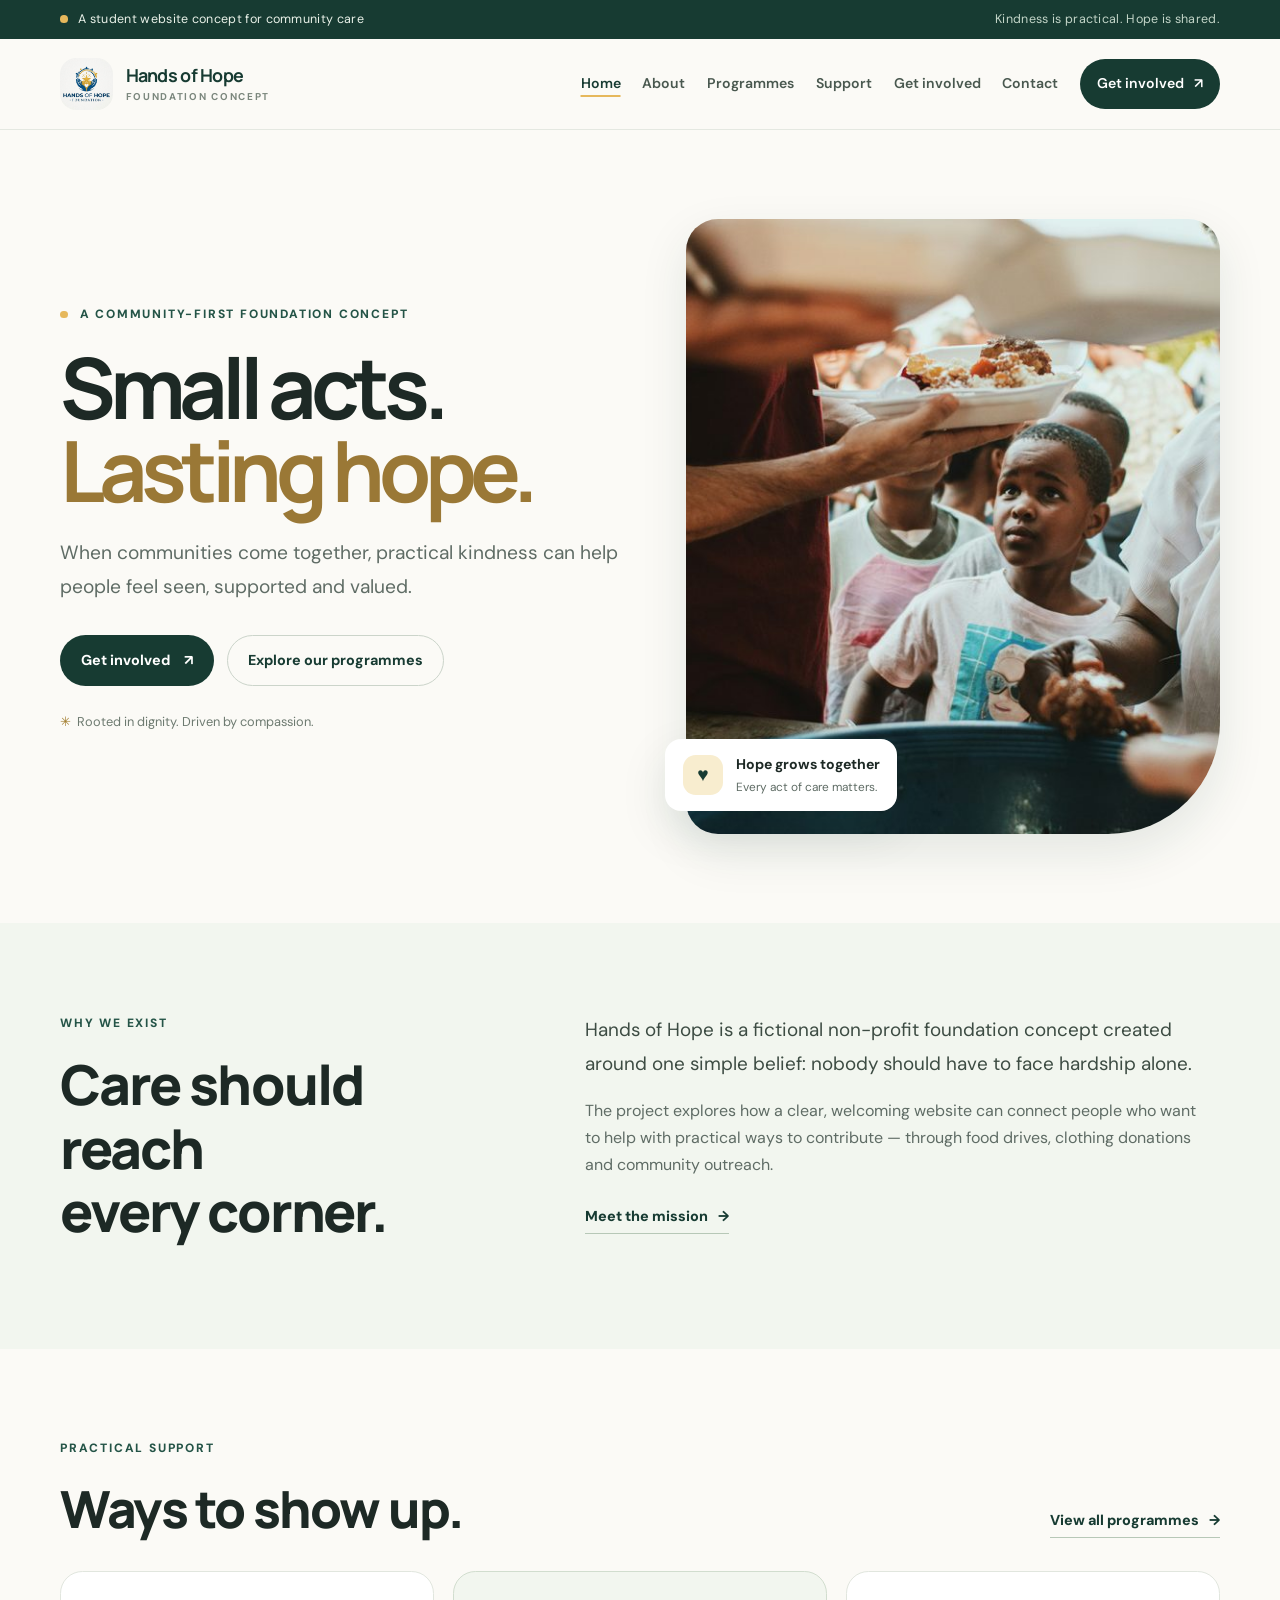
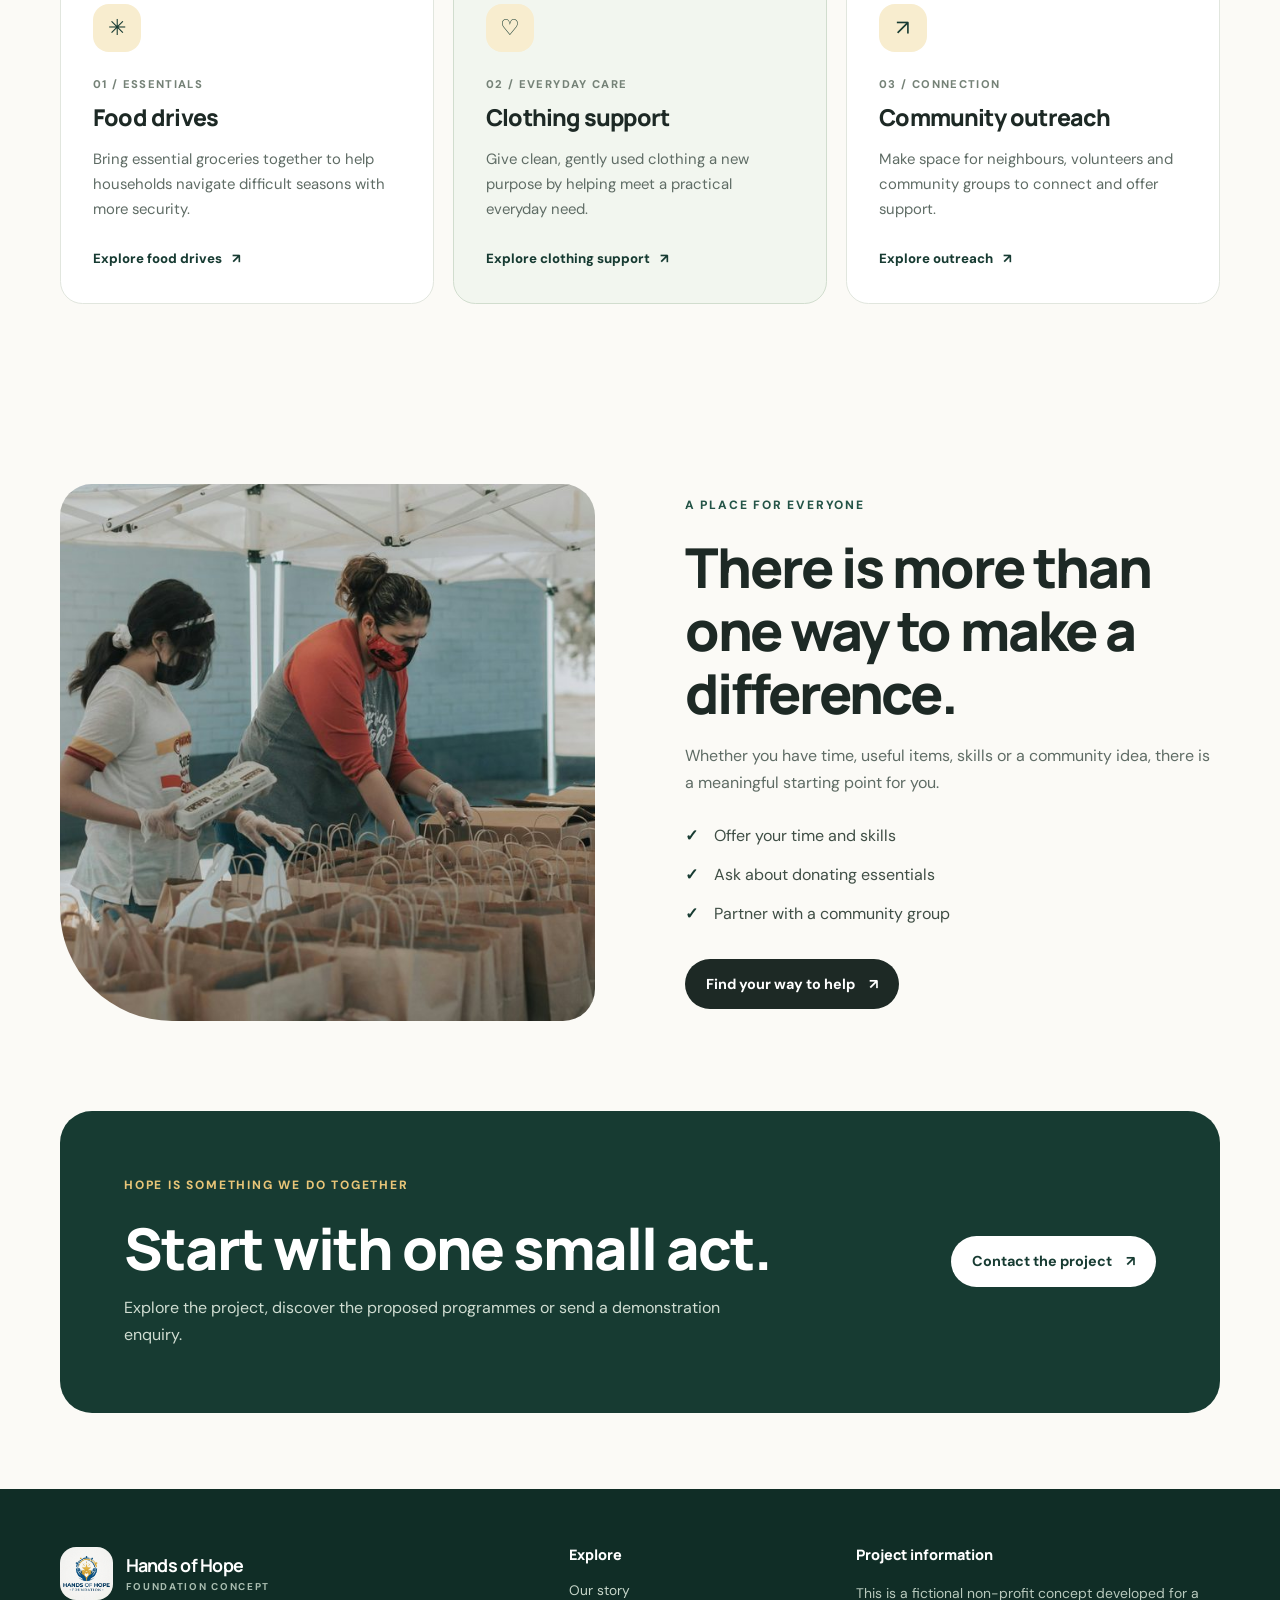
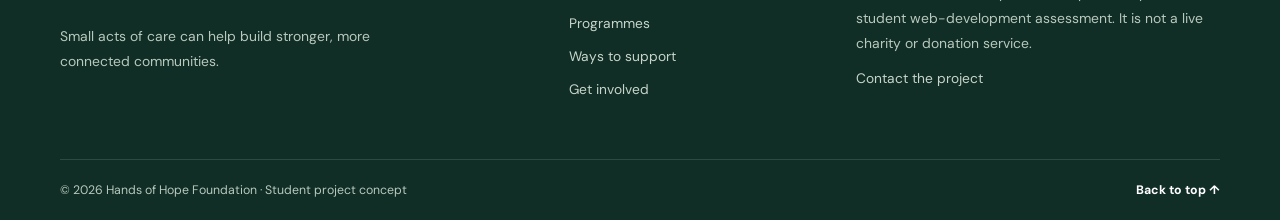
<file: index.html>
<!doctype html>
<html lang="en">
<head>
  <meta charset="utf-8">
  <meta name="viewport" content="width=device-width, initial-scale=1">
  <meta name="theme-color" content="#173b32">
  <meta name="description" content="Discover the Hands of Hope Foundation concept: community food drives, clothing support and outreach built around dignity, kindness and practical help.">
  <meta name="keywords" content="Hands of Hope Foundation, community support, food drives, clothing donations, community outreach, volunteering">
  <meta name="robots" content="index,follow,max-image-preview:large">
  <meta property="og:type" content="website">
  <meta property="og:site_name" content="Hands of Hope Foundation">
  <meta property="og:title" content="Hands of Hope Foundation | Small Acts, Lasting Hope">
  <meta property="og:description" content="Discover the Hands of Hope Foundation concept: community food drives, clothing support and outreach built around dignity, kindness and practical help.">
  <meta property="og:image" content="_images/page/home-community-960.jpg">
  <title>Hands of Hope Foundation | Small Acts, Lasting Hope</title>
  <link rel="icon" href="_images/page/hands-of-hope-logo.jpeg" type="image/jpeg">
  <link rel="stylesheet" href="css_assets/style.css">
  <script src="js_assets/main.js" defer></script>
</head>
<body class="page-home">
<a class="skip-link" href="#main-content">Skip to content</a>
<div class="announcement"><div class="container announcement-inner"><span><span class="status-dot" aria-hidden="true"></span> A student website concept for community care</span><span class="announcement-right">Kindness is practical. Hope is shared.</span></div></div>
<header class="site-header"><div class="container header-inner"><a class="brand" href="index.html" aria-label="Hands of Hope Foundation home"><img src="_images/page/hands-of-hope-logo.jpeg" width="64" height="64" alt=""><span class="brand-text"><strong>Hands of Hope</strong><small>FOUNDATION CONCEPT</small></span></a><button class="nav-toggle" type="button" aria-expanded="false" aria-controls="primary-navigation"><span class="nav-toggle-lines" aria-hidden="true"></span><span class="nav-toggle-label">Menu</span></button><nav class="primary-navigation" id="primary-navigation" aria-label="Main navigation"><a href="index.html" aria-current="page">Home</a>
<a href="about.html">About</a>
<a href="programmes.html">Programmes</a>
<a href="donate.html">Support</a>
<a href="enquiry.html">Get involved</a>
<a href="contact.html">Contact</a><a class="nav-cta" href="enquiry.html">Get involved <span aria-hidden="true">↗</span></a></nav></div></header>
<main id="main-content" tabindex="-1">
<section class="hero hero-home" aria-labelledby="hero-title">
  <div class="hero-copy"><p class="eyebrow"><span class="eyebrow-dot"></span> A community-first foundation concept</p><h1 id="hero-title">Small acts.<br><span>Lasting hope.</span></h1><p class="hero-lede">When communities come together, practical kindness can help people feel seen, supported and valued.</p><div class="hero-actions"><a class="button button-primary" href="enquiry.html">Get involved <span aria-hidden="true">↗</span></a><a class="button button-ghost" href="programmes.html">Explore our programmes</a></div><p class="hero-note"><span aria-hidden="true">✳</span> Rooted in dignity. Driven by compassion.</p></div>
  <div class="hero-visual"><img src="_images/page/home-community-1920.jpg" srcset="_images/page/home-community-480.jpg 480w, _images/page/home-community-960.jpg 960w, _images/page/home-community-1920.jpg 1920w" sizes="(max-width: 760px) 100vw, 48vw" width="1920" height="1280" fetchpriority="high" alt="Community members gathered together during a local support activity"><div class="image-note"><span class="image-note-icon" aria-hidden="true">♥</span><span><strong>Hope grows together</strong><small>Every act of care matters.</small></span></div></div>
</section>
<section class="intro-grid section-space" aria-labelledby="intro-title"><div><p class="eyebrow">Why we exist</p><h2 id="intro-title">Care should reach<br>every corner.</h2></div><div class="intro-copy"><p class="lead">Hands of Hope is a fictional non-profit foundation concept created around one simple belief: nobody should have to face hardship alone.</p><p>The project explores how a clear, welcoming website can connect people who want to help with practical ways to contribute — through food drives, clothing donations and community outreach.</p><a class="text-link" href="about.html">Meet the mission <span aria-hidden="true">→</span></a></div></section>
<section class="programme-preview section-space" aria-labelledby="preview-title"><div class="section-heading"><div><p class="eyebrow">Practical support</p><h2 id="preview-title">Ways to show up.</h2></div><a class="text-link" href="programmes.html">View all programmes <span aria-hidden="true">→</span></a></div><div class="card-grid three-cards"><article class="programme-card"><div class="card-icon" aria-hidden="true">✳</div><p class="card-kicker">01 / Essentials</p><h3>Food drives</h3><p>Bring essential groceries together to help households navigate difficult seasons with more security.</p><a href="programmes.html#food-drives" class="card-link">Explore food drives <span aria-hidden="true">↗</span></a></article><article class="programme-card card-featured"><div class="card-icon" aria-hidden="true">♡</div><p class="card-kicker">02 / Everyday care</p><h3>Clothing support</h3><p>Give clean, gently used clothing a new purpose by helping meet a practical everyday need.</p><a href="programmes.html#clothing-support" class="card-link">Explore clothing support <span aria-hidden="true">↗</span></a></article><article class="programme-card"><div class="card-icon" aria-hidden="true">↗</div><p class="card-kicker">03 / Connection</p><h3>Community outreach</h3><p>Make space for neighbours, volunteers and community groups to connect and offer support.</p><a href="programmes.html#community-outreach" class="card-link">Explore outreach <span aria-hidden="true">↗</span></a></article></div></section>
<section class="split-feature section-space"><div class="split-image"><img src="_images/page/food-drive-1920.jpg" srcset="_images/page/food-drive-480.jpg 480w, _images/page/food-drive-960.jpg 960w, _images/page/food-drive-1920.jpg 1920w" sizes="(max-width: 760px) 100vw, 48vw" width="1920" height="1280" loading="lazy" decoding="async" alt="Food supplies prepared for a community food drive"></div><div class="split-copy"><p class="eyebrow">A place for everyone</p><h2>There is more than one way to make a difference.</h2><p>Whether you have time, useful items, skills or a community idea, there is a meaningful starting point for you.</p><ul class="check-list"><li>Offer your time and skills</li><li>Ask about donating essentials</li><li>Partner with a community group</li></ul><a class="button button-dark" href="enquiry.html">Find your way to help <span aria-hidden="true">↗</span></a></div></section>
<section class="closing-cta section-space"><div><p class="eyebrow eyebrow-light">Hope is something we do together</p><h2>Start with one small act.</h2><p>Explore the project, discover the proposed programmes or send a demonstration enquiry.</p></div><a class="button button-light" href="contact.html">Contact the project <span aria-hidden="true">↗</span></a></section>
</main>
<footer class="site-footer"><div class="container footer-main"><div class="footer-brand"><a class="brand brand-footer" href="index.html"><img src="_images/page/hands-of-hope-logo.jpeg" width="56" height="56" loading="lazy" alt=""><span class="brand-text"><strong>Hands of Hope</strong><small>FOUNDATION CONCEPT</small></span></a><p>Small acts of care can help build stronger, more connected communities.</p></div><div class="footer-links"><h2>Explore</h2><a href="about.html">Our story</a><a href="programmes.html">Programmes</a><a href="donate.html">Ways to support</a><a href="enquiry.html">Get involved</a></div><div class="footer-links"><h2>Project information</h2><p>This is a fictional non-profit concept developed for a student web-development assessment. It is not a live charity or donation service.</p><a href="contact.html">Contact the project</a></div></div><div class="container footer-bottom"><p>© <span data-current-year>2026</span> Hands of Hope Foundation · Student project concept</p><a href="#main-content">Back to top ↑</a></div></footer>
</body>
</html>
</file>
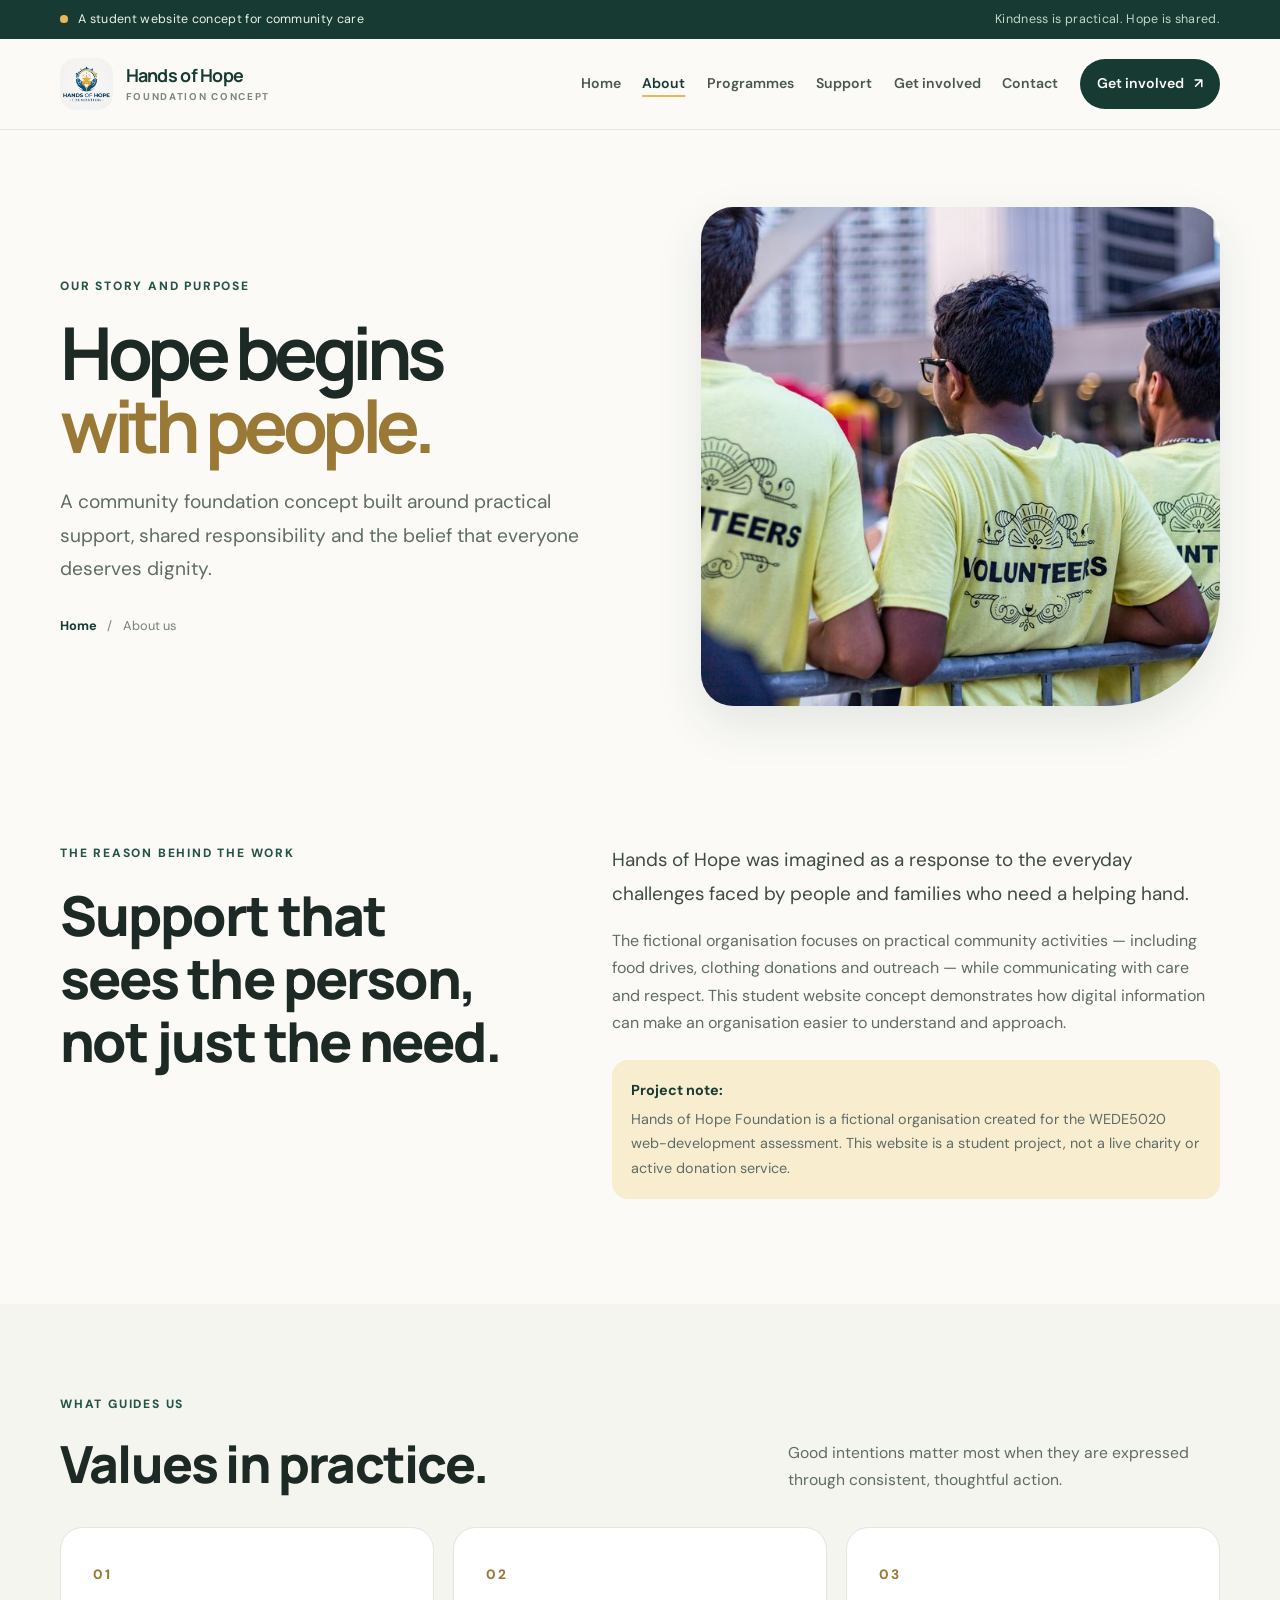
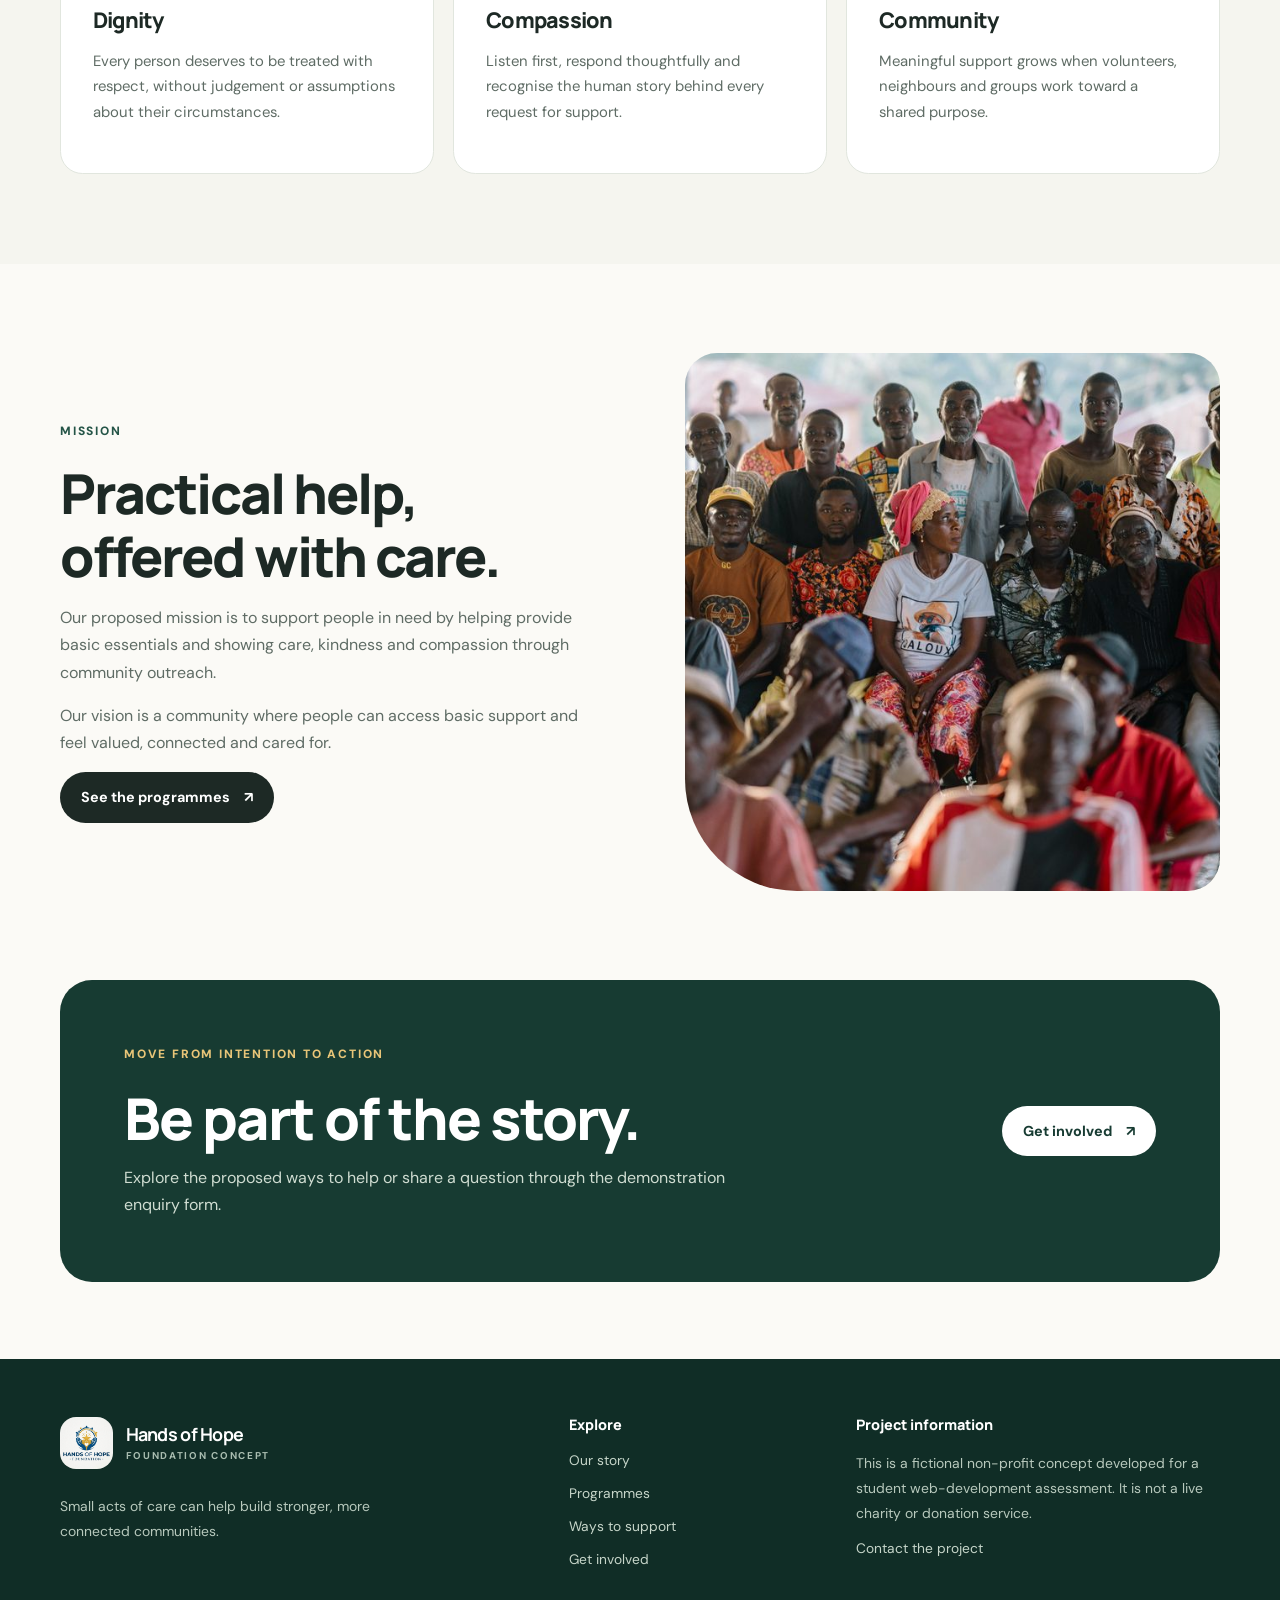
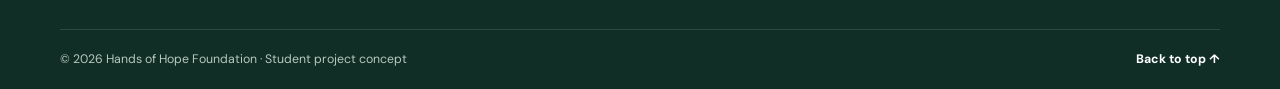
<file: about.html>
<!doctype html>
<html lang="en">
<head>
  <meta charset="utf-8">
  <meta name="viewport" content="width=device-width, initial-scale=1">
  <meta name="theme-color" content="#173b32">
  <meta name="description" content="Learn about the Hands of Hope Foundation concept, its mission, vision and values centred on dignity, compassion and community support.">
  <meta name="keywords" content="Hands of Hope Foundation, mission, vision, community values, compassion, dignity, student website project">
  <meta name="robots" content="index,follow,max-image-preview:large">
  <meta property="og:type" content="website">
  <meta property="og:site_name" content="Hands of Hope Foundation">
  <meta property="og:title" content="About Us | Hands of Hope Foundation">
  <meta property="og:description" content="Learn about the Hands of Hope Foundation concept, its mission, vision and values centred on dignity, compassion and community support.">
  <meta property="og:image" content="_images/page/home-community-960.jpg">
  <title>About Us | Hands of Hope Foundation</title>
  <link rel="icon" href="_images/page/hands-of-hope-logo.jpeg" type="image/jpeg">
  <link rel="stylesheet" href="css_assets/style.css">
  <script src="js_assets/main.js" defer></script>
</head>
<body class="page-about">
<a class="skip-link" href="#main-content">Skip to content</a>
<div class="announcement"><div class="container announcement-inner"><span><span class="status-dot" aria-hidden="true"></span> A student website concept for community care</span><span class="announcement-right">Kindness is practical. Hope is shared.</span></div></div>
<header class="site-header"><div class="container header-inner"><a class="brand" href="index.html" aria-label="Hands of Hope Foundation home"><img src="_images/page/hands-of-hope-logo.jpeg" width="64" height="64" alt=""><span class="brand-text"><strong>Hands of Hope</strong><small>FOUNDATION CONCEPT</small></span></a><button class="nav-toggle" type="button" aria-expanded="false" aria-controls="primary-navigation"><span class="nav-toggle-lines" aria-hidden="true"></span><span class="nav-toggle-label">Menu</span></button><nav class="primary-navigation" id="primary-navigation" aria-label="Main navigation"><a href="index.html">Home</a>
<a href="about.html" aria-current="page">About</a>
<a href="programmes.html">Programmes</a>
<a href="donate.html">Support</a>
<a href="enquiry.html">Get involved</a>
<a href="contact.html">Contact</a><a class="nav-cta" href="enquiry.html">Get involved <span aria-hidden="true">↗</span></a></nav></div></header>
<main id="main-content" tabindex="-1">
<section class="page-hero"><div><p class="eyebrow">Our story and purpose</p><h1>Hope begins<br><span>with people.</span></h1><p class="hero-lede">A community foundation concept built around practical support, shared responsibility and the belief that everyone deserves dignity.</p><div class="breadcrumb"><a href="index.html">Home</a><span aria-hidden="true">/</span><span aria-current="page">About us</span></div></div><img src="_images/page/about-volunteers-1920.jpg" srcset="_images/page/about-volunteers-480.jpg 480w, _images/page/about-volunteers-960.jpg 960w, _images/page/about-volunteers-1920.jpg 1920w" sizes="(max-width: 760px) 100vw, 48vw" width="1920" height="1280" fetchpriority="high" alt="Volunteers working together to support their community"></section>
<section class="mission-layout section-space"><div><p class="eyebrow">The reason behind the work</p><h2>Support that sees the person, not just the need.</h2></div><div><p class="lead">Hands of Hope was imagined as a response to the everyday challenges faced by people and families who need a helping hand.</p><p>The fictional organisation focuses on practical community activities — including food drives, clothing donations and outreach — while communicating with care and respect. This student website concept demonstrates how digital information can make an organisation easier to understand and approach.</p><p class="note-box"><strong>Project note:</strong> Hands of Hope Foundation is a fictional organisation created for the WEDE5020 web-development assessment. This website is a student project, not a live charity or active donation service.</p></div></section>
<section class="values-section section-space"><div class="section-heading"><div><p class="eyebrow">What guides us</p><h2>Values in practice.</h2></div><p class="section-intro">Good intentions matter most when they are expressed through consistent, thoughtful action.</p></div><div class="card-grid three-cards"><article class="value-card"><span class="value-number">01</span><h3>Dignity</h3><p>Every person deserves to be treated with respect, without judgement or assumptions about their circumstances.</p></article><article class="value-card"><span class="value-number">02</span><h3>Compassion</h3><p>Listen first, respond thoughtfully and recognise the human story behind every request for support.</p></article><article class="value-card"><span class="value-number">03</span><h3>Community</h3><p>Meaningful support grows when volunteers, neighbours and groups work toward a shared purpose.</p></article></div></section>
<section class="split-feature section-space reverse"><div class="split-image"><img src="_images/page/contact-community-1920.jpg" srcset="_images/page/contact-community-480.jpg 480w, _images/page/contact-community-960.jpg 960w, _images/page/contact-community-1920.jpg 1920w" sizes="(max-width: 760px) 100vw, 48vw" width="1920" height="1280" loading="lazy" decoding="async" alt="People connecting through a community support initiative"></div><div class="split-copy"><p class="eyebrow">Mission</p><h2>Practical help, offered with care.</h2><p>Our proposed mission is to support people in need by helping provide basic essentials and showing care, kindness and compassion through community outreach.</p><p>Our vision is a community where people can access basic support and feel valued, connected and cared for.</p><a class="button button-dark" href="programmes.html">See the programmes <span aria-hidden="true">↗</span></a></div></section>
<section class="closing-cta section-space"><div><p class="eyebrow eyebrow-light">Move from intention to action</p><h2>Be part of the story.</h2><p>Explore the proposed ways to help or share a question through the demonstration enquiry form.</p></div><a class="button button-light" href="enquiry.html">Get involved <span aria-hidden="true">↗</span></a></section>
</main>
<footer class="site-footer"><div class="container footer-main"><div class="footer-brand"><a class="brand brand-footer" href="index.html"><img src="_images/page/hands-of-hope-logo.jpeg" width="56" height="56" loading="lazy" alt=""><span class="brand-text"><strong>Hands of Hope</strong><small>FOUNDATION CONCEPT</small></span></a><p>Small acts of care can help build stronger, more connected communities.</p></div><div class="footer-links"><h2>Explore</h2><a href="about.html">Our story</a><a href="programmes.html">Programmes</a><a href="donate.html">Ways to support</a><a href="enquiry.html">Get involved</a></div><div class="footer-links"><h2>Project information</h2><p>This is a fictional non-profit concept developed for a student web-development assessment. It is not a live charity or donation service.</p><a href="contact.html">Contact the project</a></div></div><div class="container footer-bottom"><p>© <span data-current-year>2026</span> Hands of Hope Foundation · Student project concept</p><a href="#main-content">Back to top ↑</a></div></footer>
</body>
</html>
</file>
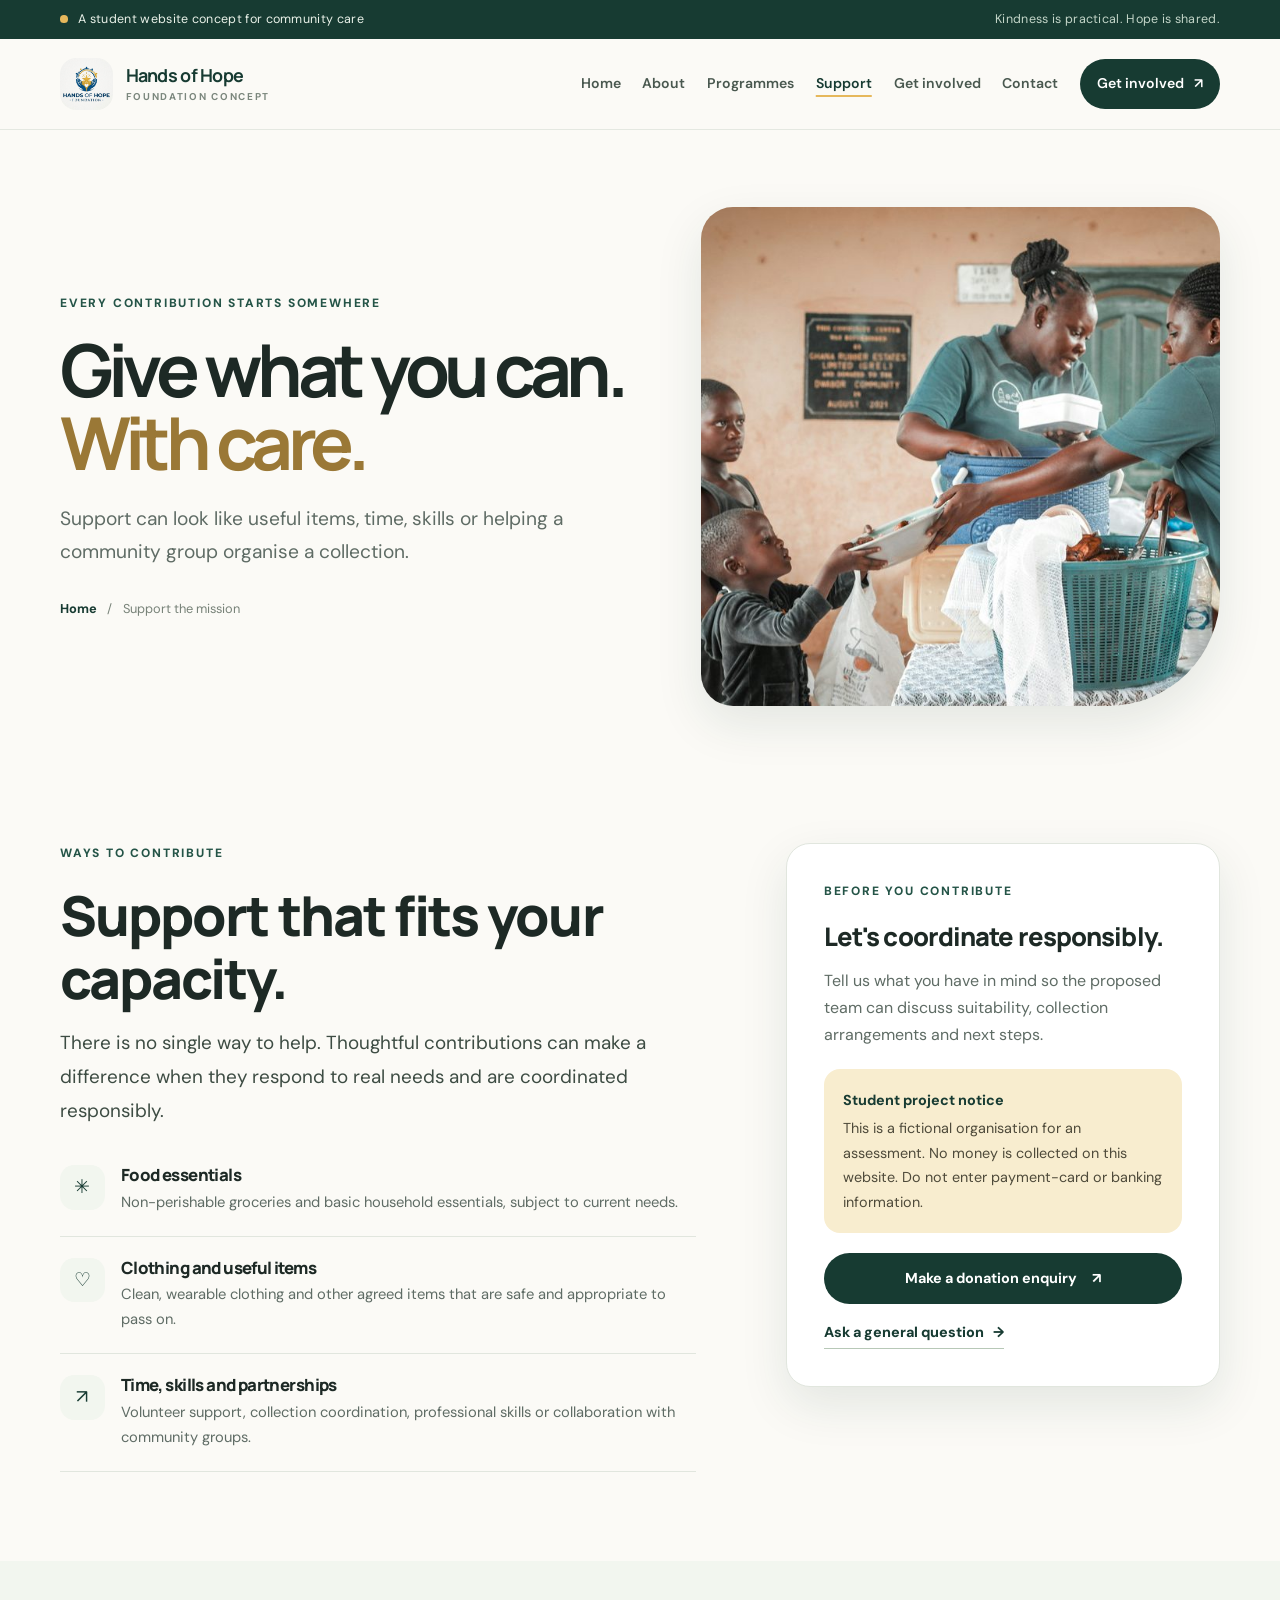
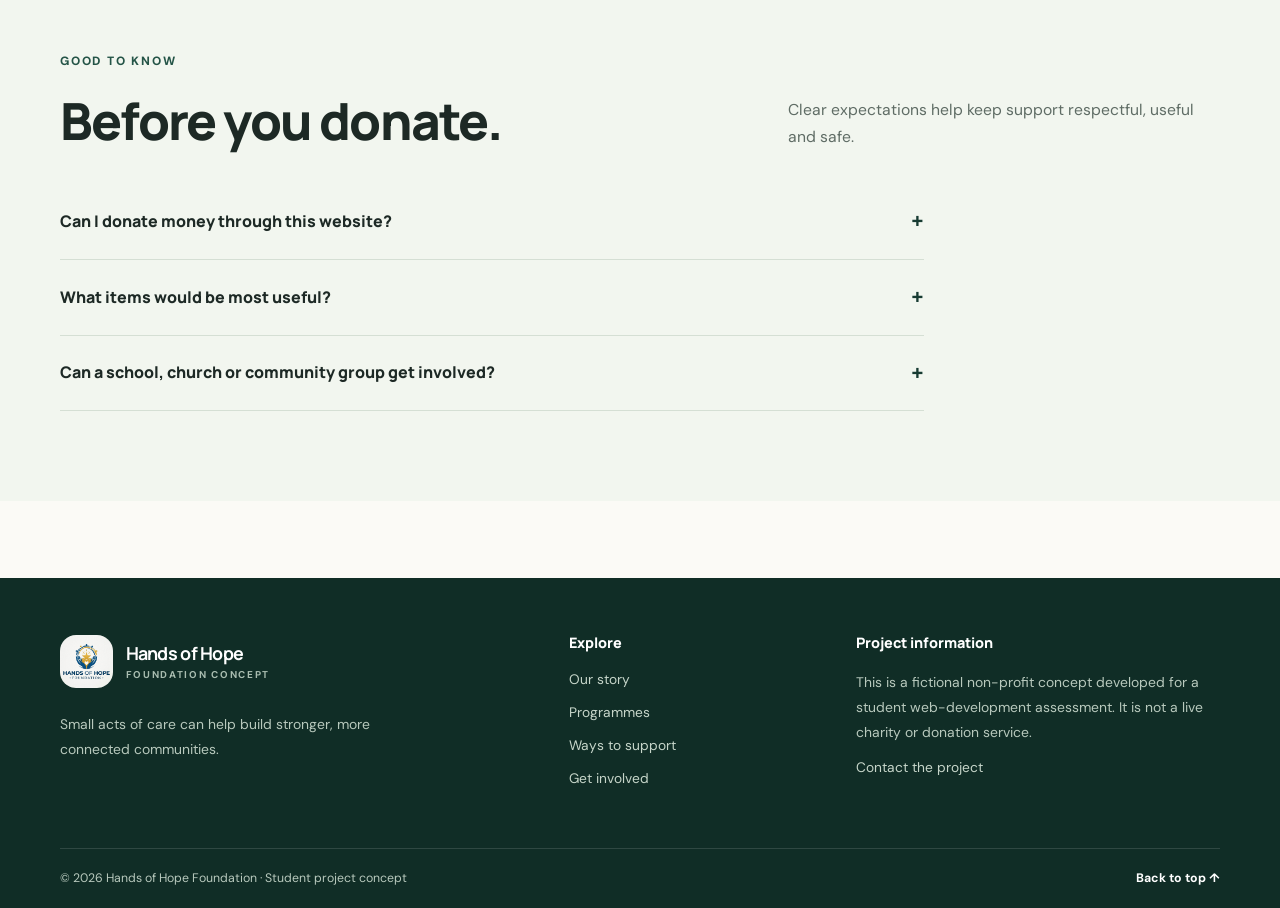
<file: donate.html>
<!doctype html>
<html lang="en">
<head>
  <meta charset="utf-8">
  <meta name="viewport" content="width=device-width, initial-scale=1">
  <meta name="theme-color" content="#173b32">
  <meta name="description" content="Discover proposed ways to support the Hands of Hope Foundation concept through food, clothing, time and community partnerships.">
  <meta name="keywords" content="donation enquiries, food donations, clothing donations, community support, volunteer support, Hands of Hope Foundation">
  <meta name="robots" content="index,follow,max-image-preview:large">
  <meta property="og:type" content="website">
  <meta property="og:site_name" content="Hands of Hope Foundation">
  <meta property="og:title" content="Support the Mission | Hands of Hope Foundation">
  <meta property="og:description" content="Discover proposed ways to support the Hands of Hope Foundation concept through food, clothing, time and community partnerships.">
  <meta property="og:image" content="_images/page/home-community-960.jpg">
  <title>Support the Mission | Hands of Hope Foundation</title>
  <link rel="icon" href="_images/page/hands-of-hope-logo.jpeg" type="image/jpeg">
  <link rel="stylesheet" href="css_assets/style.css">
  <script src="js_assets/main.js" defer></script>
</head>
<body class="page-donate">
<a class="skip-link" href="#main-content">Skip to content</a>
<div class="announcement"><div class="container announcement-inner"><span><span class="status-dot" aria-hidden="true"></span> A student website concept for community care</span><span class="announcement-right">Kindness is practical. Hope is shared.</span></div></div>
<header class="site-header"><div class="container header-inner"><a class="brand" href="index.html" aria-label="Hands of Hope Foundation home"><img src="_images/page/hands-of-hope-logo.jpeg" width="64" height="64" alt=""><span class="brand-text"><strong>Hands of Hope</strong><small>FOUNDATION CONCEPT</small></span></a><button class="nav-toggle" type="button" aria-expanded="false" aria-controls="primary-navigation"><span class="nav-toggle-lines" aria-hidden="true"></span><span class="nav-toggle-label">Menu</span></button><nav class="primary-navigation" id="primary-navigation" aria-label="Main navigation"><a href="index.html">Home</a>
<a href="about.html">About</a>
<a href="programmes.html">Programmes</a>
<a href="donate.html" aria-current="page">Support</a>
<a href="enquiry.html">Get involved</a>
<a href="contact.html">Contact</a><a class="nav-cta" href="enquiry.html">Get involved <span aria-hidden="true">↗</span></a></nav></div></header>
<main id="main-content" tabindex="-1">
<section class="page-hero"><div><p class="eyebrow">Every contribution starts somewhere</p><h1>Give what you can.<br><span>With care.</span></h1><p class="hero-lede">Support can look like useful items, time, skills or helping a community group organise a collection.</p><div class="breadcrumb"><a href="index.html">Home</a><span aria-hidden="true">/</span><span aria-current="page">Support the mission</span></div></div><img src="_images/page/donation-support-1920.jpg" srcset="_images/page/donation-support-480.jpg 480w, _images/page/donation-support-960.jpg 960w, _images/page/donation-support-1920.jpg 1920w" sizes="(max-width: 760px) 100vw, 48vw" width="1920" height="1280" fetchpriority="high" alt="Supplies prepared for a donation and community support initiative"></section>
<section class="section-space donation-layout"><div><p class="eyebrow">Ways to contribute</p><h2>Support that fits your capacity.</h2><p class="lead">There is no single way to help. Thoughtful contributions can make a difference when they respond to real needs and are coordinated responsibly.</p><div class="support-option"><span class="support-icon" aria-hidden="true">✳</span><div><h3>Food essentials</h3><p>Non-perishable groceries and basic household essentials, subject to current needs.</p></div></div><div class="support-option"><span class="support-icon" aria-hidden="true">♡</span><div><h3>Clothing and useful items</h3><p>Clean, wearable clothing and other agreed items that are safe and appropriate to pass on.</p></div></div><div class="support-option"><span class="support-icon" aria-hidden="true">↗</span><div><h3>Time, skills and partnerships</h3><p>Volunteer support, collection coordination, professional skills or collaboration with community groups.</p></div></div></div><aside class="donation-panel"><p class="eyebrow">Before you contribute</p><h3>Let's coordinate responsibly.</h3><p>Tell us what you have in mind so the proposed team can discuss suitability, collection arrangements and next steps.</p><div class="notice-card"><strong>Student project notice</strong><p>This is a fictional organisation for an assessment. No money is collected on this website. Do not enter payment-card or banking information.</p></div><a class="button button-primary button-full" href="enquiry.html?interest=donation">Make a donation enquiry <span aria-hidden="true">↗</span></a><a class="text-link" href="contact.html">Ask a general question <span aria-hidden="true">→</span></a></aside></section>
<section class="faq-section section-space"><div class="section-heading"><div><p class="eyebrow">Good to know</p><h2>Before you donate.</h2></div><p class="section-intro">Clear expectations help keep support respectful, useful and safe.</p></div><div class="faq-list"><details><summary>Can I donate money through this website?</summary><p>No. This is a fictional student project and has no payment processing. Never enter financial information here.</p></details><details><summary>What items would be most useful?</summary><p>Needs should be confirmed before collection. The concept prioritises non-perishable food, clean wearable clothing and agreed essential items.</p></details><details><summary>Can a school, church or community group get involved?</summary><p>The proposed model welcomes community partnerships. Use the enquiry form to describe the group and the kind of collaboration you have in mind.</p></details></div></section>
</main>
<footer class="site-footer"><div class="container footer-main"><div class="footer-brand"><a class="brand brand-footer" href="index.html"><img src="_images/page/hands-of-hope-logo.jpeg" width="56" height="56" loading="lazy" alt=""><span class="brand-text"><strong>Hands of Hope</strong><small>FOUNDATION CONCEPT</small></span></a><p>Small acts of care can help build stronger, more connected communities.</p></div><div class="footer-links"><h2>Explore</h2><a href="about.html">Our story</a><a href="programmes.html">Programmes</a><a href="donate.html">Ways to support</a><a href="enquiry.html">Get involved</a></div><div class="footer-links"><h2>Project information</h2><p>This is a fictional non-profit concept developed for a student web-development assessment. It is not a live charity or donation service.</p><a href="contact.html">Contact the project</a></div></div><div class="container footer-bottom"><p>© <span data-current-year>2026</span> Hands of Hope Foundation · Student project concept</p><a href="#main-content">Back to top ↑</a></div></footer>
</body>
</html>
</file>
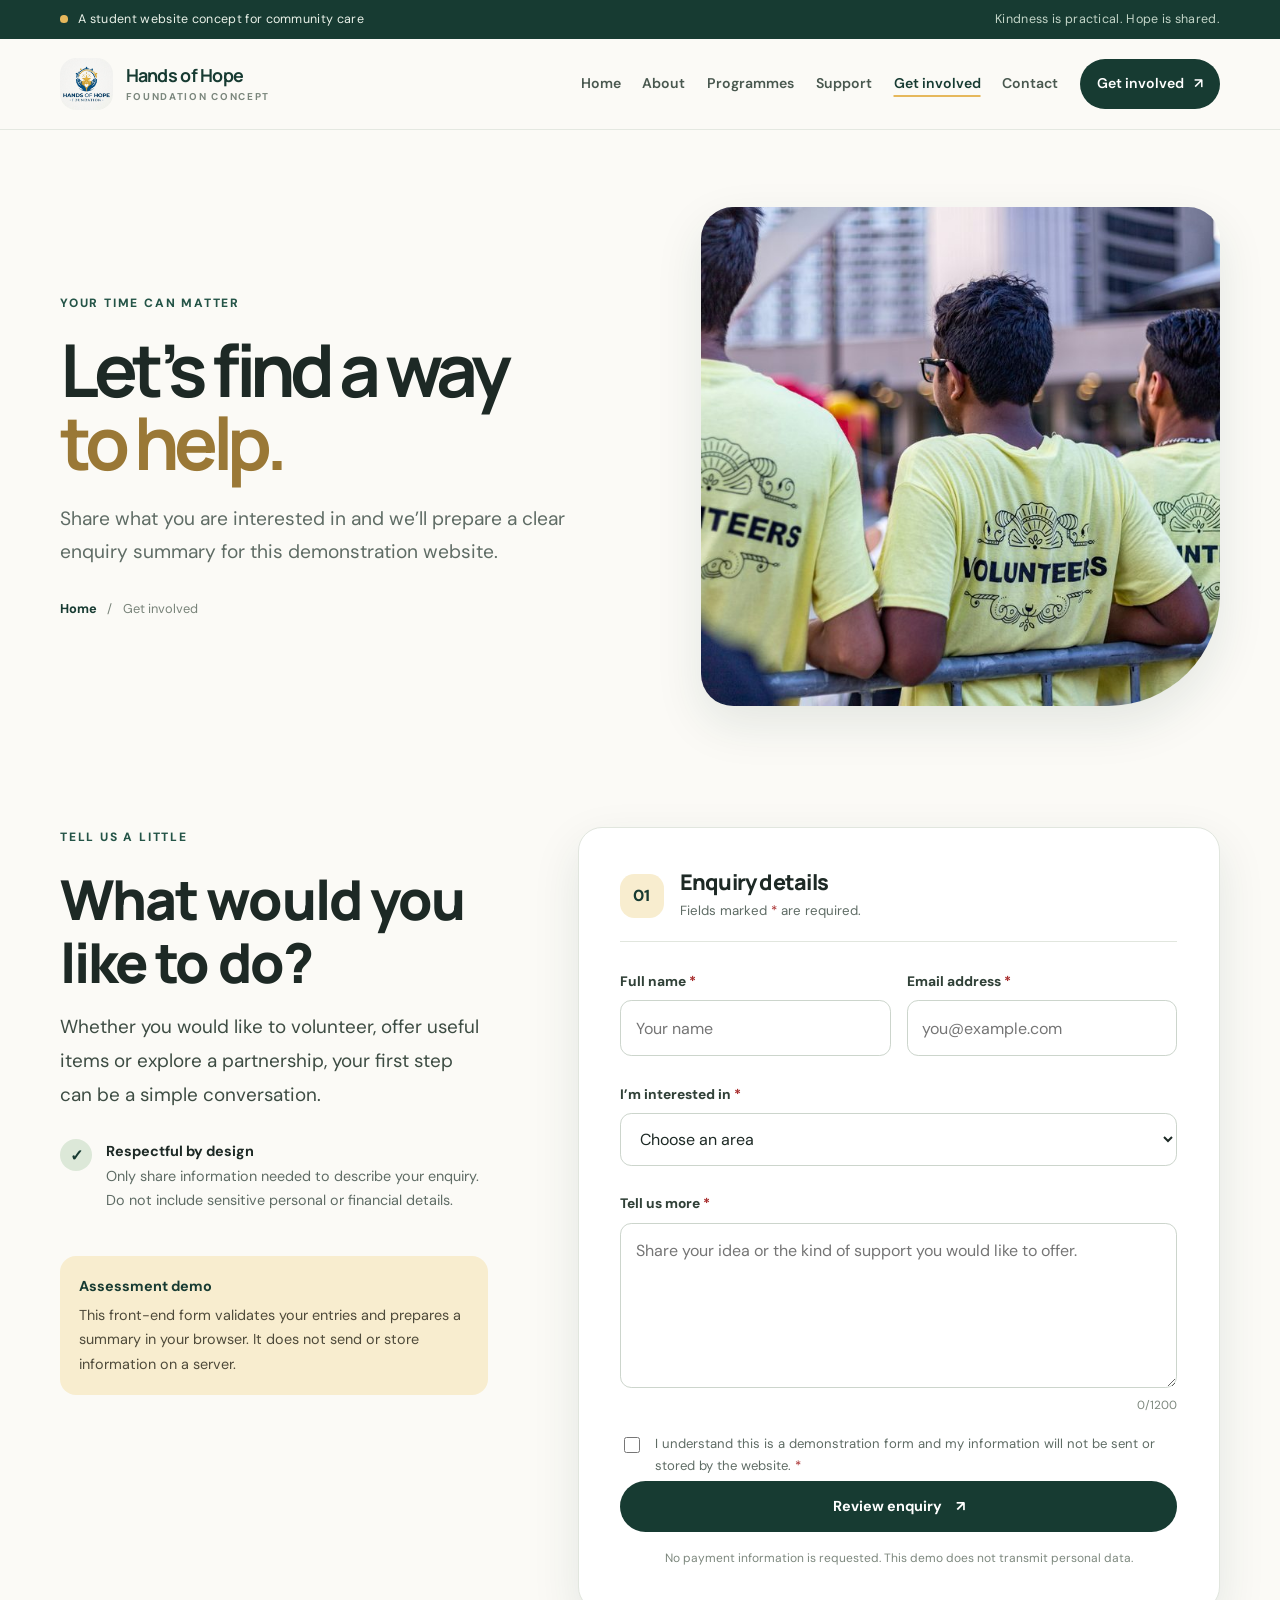
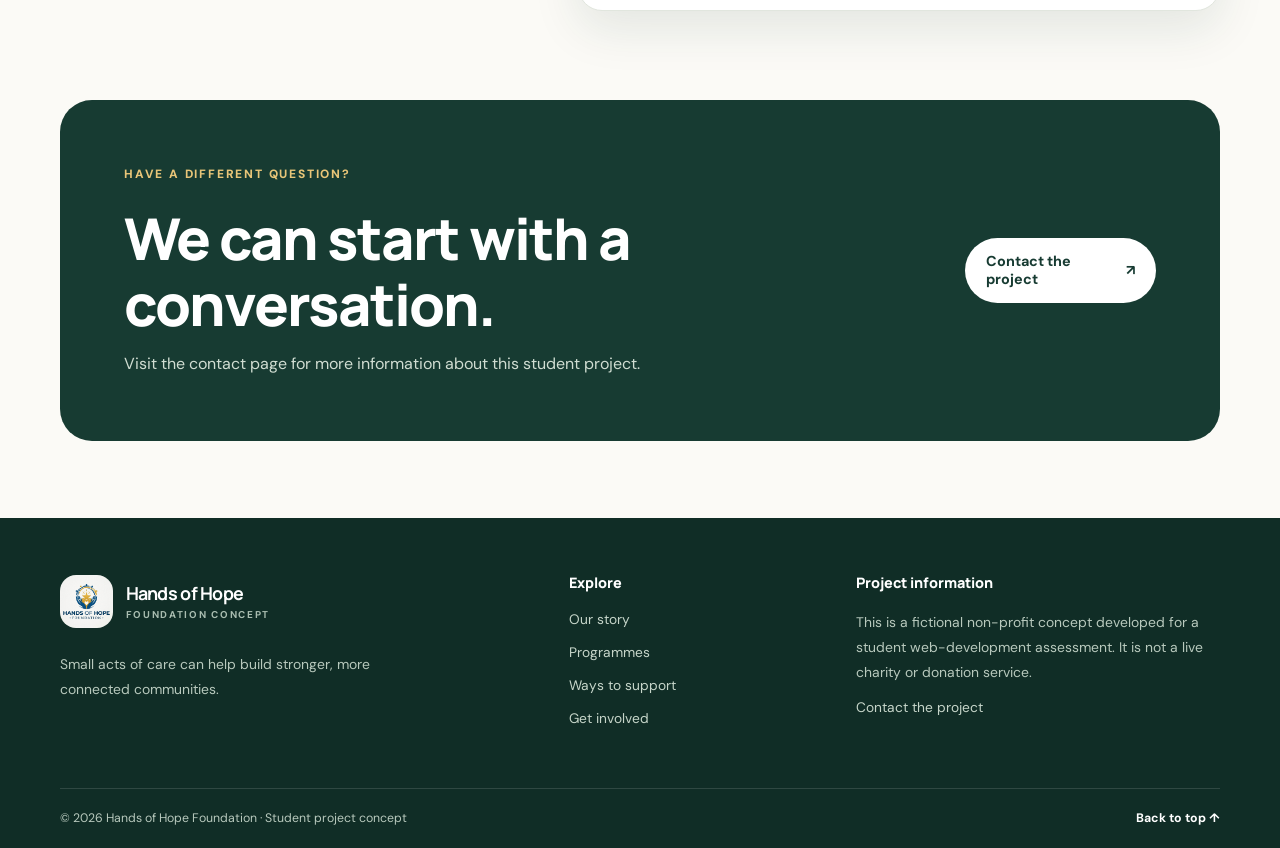
<file: enquiry.html>
<!doctype html>
<html lang="en">
<head>
  <meta charset="utf-8">
  <meta name="viewport" content="width=device-width, initial-scale=1">
  <meta name="theme-color" content="#173b32">
  <meta name="description" content="Use the Hands of Hope Foundation demonstration form to express interest in volunteering, donations or a community partnership.">
  <meta name="keywords" content="volunteer enquiry, community partnership, donation enquiry, get involved, Hands of Hope Foundation">
  <meta name="robots" content="index,follow,max-image-preview:large">
  <meta property="og:type" content="website">
  <meta property="og:site_name" content="Hands of Hope Foundation">
  <meta property="og:title" content="Get Involved | Hands of Hope Foundation">
  <meta property="og:description" content="Use the Hands of Hope Foundation demonstration form to express interest in volunteering, donations or a community partnership.">
  <meta property="og:image" content="_images/page/home-community-960.jpg">
  <title>Get Involved | Hands of Hope Foundation</title>
  <link rel="icon" href="_images/page/hands-of-hope-logo.jpeg" type="image/jpeg">
  <link rel="stylesheet" href="css_assets/style.css">
  <script src="js_assets/main.js" defer></script>
</head>
<body class="page-enquiry">
<a class="skip-link" href="#main-content">Skip to content</a>
<div class="announcement"><div class="container announcement-inner"><span><span class="status-dot" aria-hidden="true"></span> A student website concept for community care</span><span class="announcement-right">Kindness is practical. Hope is shared.</span></div></div>
<header class="site-header"><div class="container header-inner"><a class="brand" href="index.html" aria-label="Hands of Hope Foundation home"><img src="_images/page/hands-of-hope-logo.jpeg" width="64" height="64" alt=""><span class="brand-text"><strong>Hands of Hope</strong><small>FOUNDATION CONCEPT</small></span></a><button class="nav-toggle" type="button" aria-expanded="false" aria-controls="primary-navigation"><span class="nav-toggle-lines" aria-hidden="true"></span><span class="nav-toggle-label">Menu</span></button><nav class="primary-navigation" id="primary-navigation" aria-label="Main navigation"><a href="index.html">Home</a>
<a href="about.html">About</a>
<a href="programmes.html">Programmes</a>
<a href="donate.html">Support</a>
<a href="enquiry.html" aria-current="page">Get involved</a>
<a href="contact.html">Contact</a><a class="nav-cta" href="enquiry.html">Get involved <span aria-hidden="true">↗</span></a></nav></div></header>
<main id="main-content" tabindex="-1">
<section class="page-hero page-hero-compact"><div><p class="eyebrow">Your time can matter</p><h1>Let’s find a way<br><span>to help.</span></h1><p class="hero-lede">Share what you are interested in and we’ll prepare a clear enquiry summary for this demonstration website.</p><div class="breadcrumb"><a href="index.html">Home</a><span aria-hidden="true">/</span><span aria-current="page">Get involved</span></div></div><img src="_images/page/about-volunteers-1920.jpg" srcset="_images/page/about-volunteers-480.jpg 480w, _images/page/about-volunteers-960.jpg 960w, _images/page/about-volunteers-1920.jpg 1920w" sizes="(max-width: 760px) 100vw, 48vw" width="1920" height="1280" fetchpriority="high" alt="Volunteers collaborating during a community support activity"></section>
<section class="form-layout section-space"><div class="form-intro"><p class="eyebrow">Tell us a little</p><h2>What would you like to do?</h2><p class="lead">Whether you would like to volunteer, offer useful items or explore a partnership, your first step can be a simple conversation.</p><div class="form-promise"><span aria-hidden="true">✓</span><p><strong>Respectful by design</strong><br>Only share information needed to describe your enquiry. Do not include sensitive personal or financial details.</p></div><div class="notice-card"><strong>Assessment demo</strong><p>This front-end form validates your entries and prepares a summary in your browser. It does not send or store information on a server.</p></div></div><form class="site-form js-enquiry-form" data-form-kind="involvement" action="#" method="post" novalidate><div class="form-heading"><span class="form-step">01</span><div><h3>Enquiry details</h3><p>Fields marked <span aria-hidden="true">*</span> are required.</p></div></div><div class="form-row"><div class="field"><label for="involvement-name">Full name <span aria-hidden="true">*</span></label><input id="involvement-name" name="name" autocomplete="name" required minlength="2" maxlength="80" placeholder="Your name"><small class="field-error" id="involvement-name-error"></small></div><div class="field"><label for="involvement-email">Email address <span aria-hidden="true">*</span></label><input id="involvement-email" name="email" type="email" autocomplete="email" required maxlength="120" placeholder="you@example.com"><small class="field-error" id="involvement-email-error"></small></div></div><div class="field"><label for="involvement-interest">I’m interested in <span aria-hidden="true">*</span></label><select id="involvement-interest" name="interest" required><option value="">Choose an area</option><option value="Volunteering">Volunteering</option><option value="Food drive">Food drive</option><option value="Clothing support">Clothing support</option><option value="Donation enquiry">Donation enquiry</option><option value="Community partnership">Community partnership</option><option value="Other">Something else</option></select><small class="field-error" id="involvement-interest-error"></small></div><div class="field"><label for="involvement-message">Tell us more <span aria-hidden="true">*</span></label><textarea id="involvement-message" name="message" required minlength="10" maxlength="1200" rows="5" placeholder="Share your idea or the kind of support you would like to offer."></textarea><div class="field-meta"><small class="field-error" id="involvement-message-error"></small><small><span data-character-count="involvement-message">0</span>/1200</small></div></div><label class="checkbox-field"><input type="checkbox" id="involvement-consent" name="consent" required><span>I understand this is a demonstration form and my information will not be sent or stored by the website. <span aria-hidden="true">*</span></span></label><small class="field-error" id="involvement-consent-error"></small><button class="button button-primary button-full" type="submit">Review enquiry <span aria-hidden="true">↗</span></button><div class="form-feedback" role="status" aria-live="polite" hidden></div><p class="form-footnote">No payment information is requested. This demo does not transmit personal data.</p></form></section>
<section class="closing-cta section-space"><div><p class="eyebrow eyebrow-light">Have a different question?</p><h2>We can start with a conversation.</h2><p>Visit the contact page for more information about this student project.</p></div><a class="button button-light" href="contact.html">Contact the project <span aria-hidden="true">↗</span></a></section>
</main>
<footer class="site-footer"><div class="container footer-main"><div class="footer-brand"><a class="brand brand-footer" href="index.html"><img src="_images/page/hands-of-hope-logo.jpeg" width="56" height="56" loading="lazy" alt=""><span class="brand-text"><strong>Hands of Hope</strong><small>FOUNDATION CONCEPT</small></span></a><p>Small acts of care can help build stronger, more connected communities.</p></div><div class="footer-links"><h2>Explore</h2><a href="about.html">Our story</a><a href="programmes.html">Programmes</a><a href="donate.html">Ways to support</a><a href="enquiry.html">Get involved</a></div><div class="footer-links"><h2>Project information</h2><p>This is a fictional non-profit concept developed for a student web-development assessment. It is not a live charity or donation service.</p><a href="contact.html">Contact the project</a></div></div><div class="container footer-bottom"><p>© <span data-current-year>2026</span> Hands of Hope Foundation · Student project concept</p><a href="#main-content">Back to top ↑</a></div></footer>
</body>
</html>
</file>
<file: css_assets/style.css>
/* Hands of Hope Foundation — shared responsive design system */
@import url('https://fonts.googleapis.com/css2?family=DM+Sans:wght@400;500;600;700&family=Manrope:wght@400;500;600;700;800&display=swap');
:root{--forest:#173b32;--forest-2:#245447;--sage:#dce8d8;--sage-pale:#f2f6ef;--gold:#e6b85c;--gold-pale:#f8edcf;--ink:#1d2925;--muted:#5f6c65;--paper:#fbfaf6;--white:#fff;--line:#e1e6de;--danger:#a62929;--success:#1d6846;--shadow:0 18px 48px rgba(23,59,50,.10);--radius:1.4rem;--font-body:'DM Sans',Arial,sans-serif;--font-display:'Manrope','DM Sans',Arial,sans-serif;--content:1160px}
*,*::before,*::after{box-sizing:border-box}html{scroll-behavior:smooth;scroll-padding-top:6rem}body{margin:0;background:var(--paper);color:var(--ink);font-family:var(--font-body);font-size:1rem;line-height:1.7;-webkit-font-smoothing:antialiased}img{display:block;max-width:100%;height:auto}a{color:inherit;text-decoration:none}button,input,select,textarea{font:inherit}button,a{-webkit-tap-highlight-color:transparent}button{cursor:pointer}p{margin:0 0 1rem}h1,h2,h3,h4{font-family:var(--font-display);line-height:1.15;letter-spacing:-.035em;margin:0 0 1rem}h2{font-size:clamp(2rem,4vw,3.5rem);font-weight:800}h3{font-size:1.35rem;font-weight:800}h4{font-size:1rem;font-weight:700;letter-spacing:0}ul{padding-left:1.2rem}::selection{background:var(--gold-pale);color:var(--forest)}:focus-visible{outline:3px solid #b07a1a;outline-offset:4px}.container{width:min(calc(100% - 3rem),var(--content));margin-inline:auto}.skip-link{position:absolute;z-index:100;top:-5rem;left:1rem;background:var(--white);color:var(--forest);padding:.8rem 1rem;border-radius:.5rem}.skip-link:focus{top:1rem}.announcement{background:var(--forest);color:#eaf2e9;font-size:.78rem;letter-spacing:.025em}.announcement-inner{display:flex;justify-content:space-between;align-items:center;gap:1rem;min-height:2.45rem}.status-dot,.eyebrow-dot{display:inline-block;width:.48rem;height:.48rem;border-radius:50%;background:var(--gold);margin-right:.45rem}.announcement-right{color:#c3d5c8}.site-header{position:sticky;top:0;z-index:50;background:rgba(251,250,246,.94);backdrop-filter:blur(16px);border-bottom:1px solid rgba(225,230,222,.9)}.header-inner{display:flex;align-items:center;justify-content:space-between;gap:2rem;min-height:5.6rem}.brand{display:inline-flex;align-items:center;gap:.8rem;min-width:max-content}.brand img{width:3.3rem;height:3.3rem;object-fit:cover;border-radius:1rem}.brand-text{display:grid;line-height:1.15}.brand-text strong{font-family:var(--font-display);font-size:1.12rem;letter-spacing:-.04em;color:var(--forest)}.brand-text small{font-size:.62rem;letter-spacing:.17em;font-weight:700;color:#7b877d;margin-top:.35rem}.primary-navigation{display:flex;align-items:center;gap:clamp(.7rem,1.7vw,1.55rem)}.primary-navigation>a{font-size:.88rem;font-weight:600;color:#49584f;transition:color .2s ease,background .2s ease}.primary-navigation>a:hover,.primary-navigation>a[aria-current=page]{color:var(--forest)}.primary-navigation>a[aria-current=page]:not(.nav-cta){text-decoration:underline;text-decoration-color:var(--gold);text-decoration-thickness:2px;text-underline-offset:.45rem}.primary-navigation .nav-cta{display:inline-flex;align-items:center;gap:.65rem;background:var(--forest);color:var(--white);padding:.8rem 1.05rem;border-radius:999px}.primary-navigation .nav-cta:hover{background:var(--forest-2);color:var(--white)}.nav-toggle{display:none;align-items:center;gap:.55rem;border:1px solid var(--line);background:var(--white);border-radius:.8rem;padding:.65rem .8rem;color:var(--forest);font-weight:700}.nav-toggle-lines,.nav-toggle-lines::before,.nav-toggle-lines::after{display:block;width:1.1rem;height:2px;background:currentColor;position:relative}.nav-toggle-lines::before,.nav-toggle-lines::after{content:'';position:absolute;left:0}.nav-toggle-lines::before{top:-.35rem}.nav-toggle-lines::after{top:.35rem}.hero{display:grid;grid-template-columns:1fr .95fr;gap:clamp(2rem,5vw,5rem);align-items:center;padding:clamp(3.4rem,7vw,6.6rem) max(1.5rem,calc((100vw - var(--content))/2)) clamp(3.5rem,7vw,6rem);overflow:hidden}.hero-copy{max-width:38rem}.eyebrow{font-size:.75rem;text-transform:uppercase;letter-spacing:.15em;font-weight:800;color:var(--forest-2);margin-bottom:1.25rem}.hero h1,.page-hero h1{font-size:clamp(3.2rem,6.6vw,6.1rem);line-height:.99;letter-spacing:-.075em;margin-bottom:1.5rem}.hero h1 span,.page-hero h1 span{color:#9a7836}.hero-lede{font-size:clamp(1.05rem,1.5vw,1.2rem);line-height:1.75;color:var(--muted);max-width:35rem}.hero-actions{display:flex;flex-wrap:wrap;gap:.8rem;margin-top:2rem}.button{display:inline-flex;align-items:center;justify-content:center;gap:.9rem;min-height:3.15rem;padding:.88rem 1.25rem;border:1px solid transparent;border-radius:999px;font-weight:700;font-size:.9rem;line-height:1.2;transition:transform .2s ease,background .2s ease,border-color .2s ease;cursor:pointer}.button:hover{transform:translateY(-2px)}.button-primary{background:var(--forest);color:var(--white)}.button-primary:hover{background:var(--forest-2)}.button-ghost{border-color:#cbd4ca;background:transparent;color:var(--forest)}.button-ghost:hover{background:var(--sage-pale);border-color:var(--forest)}.button-dark{background:var(--ink);color:var(--white)}.button-dark:hover{background:var(--forest)}.button-light{background:var(--white);color:var(--forest)}.button-light:hover{background:var(--gold-pale)}.button-full{width:100%}.hero-note{display:flex;align-items:center;gap:.4rem;margin-top:1.6rem;font-size:.8rem;color:#6d7a70}.hero-note span{color:#a17c2c}.hero-visual{position:relative;min-width:0}.hero-visual>img,.page-hero>img{width:100%;height:clamp(24rem,48vw,39rem);object-fit:cover;border-radius:2rem 2rem 7rem 2rem;box-shadow:var(--shadow)}.image-note{position:absolute;display:flex;align-items:center;gap:.8rem;bottom:1.4rem;left:-1.3rem;background:var(--white);padding:.9rem 1.1rem;border-radius:1rem;box-shadow:var(--shadow)}.image-note-icon{display:grid;place-items:center;width:2.5rem;height:2.5rem;border-radius:.8rem;background:var(--gold-pale);color:var(--forest);font-size:1.2rem}.image-note strong,.image-note small{display:block}.image-note strong{font-size:.88rem}.image-note small{font-size:.74rem;color:var(--muted)}.section-space{padding-block:clamp(3.8rem,7vw,6.6rem)}.intro-grid{display:grid;grid-template-columns:.8fr 1.2fr;gap:clamp(2rem,8vw,8rem);background:var(--sage-pale);padding-inline:max(1.5rem,calc((100vw - var(--content))/2))}.intro-grid h2,.mission-layout h2,.split-copy h2,.form-intro h2,.contact-info h2,.donation-layout h2{font-size:clamp(2.2rem,4.3vw,3.6rem)}.intro-copy{max-width:39rem}.lead{font-size:1.18rem;line-height:1.8;color:#3d4c43}.intro-copy>p:not(.lead){color:var(--muted)}.text-link{display:inline-flex;align-items:center;gap:.6rem;margin-top:.6rem;color:var(--forest);font-size:.9rem;font-weight:800;border-bottom:1px solid #b7c8b7;padding-bottom:.25rem}.text-link span,.card-link span{transition:transform .2s ease}.text-link:hover span,.card-link:hover span{transform:translateX(3px)}.section-heading{display:flex;justify-content:space-between;align-items:end;gap:2rem;margin-bottom:2.1rem}.section-heading h2{margin-bottom:0}.section-intro{max-width:27rem;color:var(--muted);font-size:.98rem;margin:0}.card-grid{display:grid;gap:1.2rem}.three-cards{grid-template-columns:repeat(3,minmax(0,1fr))}.programme-card,.value-card{border:1px solid var(--line);border-radius:var(--radius);padding:clamp(1.35rem,2.5vw,2rem);background:var(--white);min-height:17rem;transition:transform .25s ease,box-shadow .25s ease,border-color .25s ease}.programme-card:hover,.value-card:hover{transform:translateY(-4px);box-shadow:var(--shadow);border-color:#bdcdbd}.card-featured{background:var(--sage-pale);border-color:#d1ddce}.card-icon{display:grid;place-items:center;width:3rem;height:3rem;border-radius:1rem;background:var(--gold-pale);color:var(--forest);font-size:1.35rem;margin-bottom:1.4rem}.card-kicker{font-size:.7rem;font-weight:800;letter-spacing:.12em;text-transform:uppercase;color:#758277;margin-bottom:.65rem}.programme-card h3{font-size:1.45rem}.programme-card>p:not(.card-kicker),.value-card p{font-size:.93rem;color:var(--muted)}.card-link{display:inline-flex;align-items:center;gap:.6rem;margin-top:.6rem;font-size:.83rem;font-weight:800;color:var(--forest)}.programme-preview{padding-inline:max(1.5rem,calc((100vw - var(--content))/2))}.split-feature{display:grid;grid-template-columns:1fr 1fr;align-items:center;gap:clamp(2rem,7vw,6.5rem);padding-inline:max(1.5rem,calc((100vw - var(--content))/2))}.split-image img{width:100%;height:clamp(22rem,42vw,34rem);object-fit:cover;border-radius:2rem 2rem 2rem 7rem}.split-copy{max-width:33rem}.split-copy p:not(.eyebrow){color:var(--muted)}.check-list{list-style:none;padding:0;margin:1.6rem 0 2rem;display:grid;gap:.75rem}.check-list li{position:relative;padding-left:1.8rem;color:#3f4e45}.check-list li::before{content:'✓';position:absolute;left:0;top:0;color:var(--forest);font-weight:800}.closing-cta{margin:0 max(1.5rem,calc((100vw - var(--content))/2));padding:clamp(2rem,5vw,4rem);border-radius:2rem;background:var(--forest);color:var(--white);display:flex;align-items:center;justify-content:space-between;gap:2rem}.closing-cta h2{font-size:clamp(2rem,4.5vw,3.8rem);margin-bottom:.8rem}.closing-cta p:not(.eyebrow){color:#d0ddd2;max-width:38rem;margin-bottom:0}.eyebrow-light{color:#e8c578}.page-hero{display:grid;grid-template-columns:1fr .92fr;align-items:center;gap:clamp(2rem,6vw,6rem);padding:clamp(3rem,6vw,5.5rem) max(1.5rem,calc((100vw - var(--content))/2)) 3rem}.page-hero>div{max-width:38rem}.page-hero h1{font-size:clamp(3rem,5.7vw,5.2rem)}.page-hero>img{height:clamp(22rem,39vw,32rem)}.page-hero-compact{padding-bottom:2rem}.breadcrumb{display:flex;gap:.65rem;align-items:center;margin-top:1.8rem;font-size:.8rem;color:#778278}.breadcrumb a{color:var(--forest);font-weight:700}.mission-layout{display:grid;grid-template-columns:.85fr 1.15fr;gap:clamp(2rem,8vw,8rem);padding-inline:max(1.5rem,calc((100vw - var(--content))/2))}.mission-layout>div:last-child p:not(.lead){color:var(--muted)}.note-box,.notice-card{padding:1.15rem 1.2rem;border-radius:1rem;background:var(--gold-pale);color:#4e4a3a;font-size:.9rem}.note-box{margin-top:1.5rem}.note-box strong,.notice-card strong{display:block;margin-bottom:.25rem;color:var(--forest)}.note-box p,.notice-card p{margin-bottom:0}.values-section{padding-inline:max(1.5rem,calc((100vw - var(--content))/2));background:#f5f5ef}.value-card{min-height:13rem}.value-number{display:inline-flex;margin-bottom:1.4rem;color:#9a7836;font-weight:800;font-size:.85rem;letter-spacing:.12em}.reverse .split-image{order:2}.reverse .split-copy{order:1}.filter-bar{display:flex;flex-wrap:wrap;gap:.6rem;margin-bottom:1.5rem}.filter-button{border:1px solid #cdd8cd;border-radius:999px;background:var(--white);padding:.65rem 1rem;color:var(--forest);font-size:.85rem;font-weight:700}.filter-button:hover,.filter-button.is-active{background:var(--forest);color:var(--white);border-color:var(--forest)}.programme-list{display:grid;gap:1rem}.programme-detail{display:grid;grid-template-columns:3.2rem 1fr minmax(13rem,28%);align-items:start;gap:1.5rem;padding:1.5rem;border:1px solid var(--line);border-radius:1.5rem;background:var(--white)}.programme-number{display:grid;place-items:center;width:2.6rem;height:2.6rem;border-radius:.9rem;background:var(--sage-pale);color:var(--forest);font-family:var(--font-display);font-weight:800}.programme-detail-copy h3{font-size:1.55rem}.programme-detail-copy p:not(.card-kicker){color:var(--muted);font-size:.94rem}.programme-detail-copy h4{margin-top:1.3rem;margin-bottom:.55rem}.programme-detail-copy ul{color:var(--muted);font-size:.9rem}.programme-detail>img{width:100%;height:15rem;object-fit:cover;border-radius:1rem}.programme-detail[hidden]{display:none}.donation-layout{display:grid;grid-template-columns:1.1fr .75fr;gap:clamp(2rem,7vw,6rem);padding-inline:max(1.5rem,calc((100vw - var(--content))/2))}.support-option{display:flex;gap:1rem;padding:1.3rem 0;border-bottom:1px solid var(--line)}.support-icon{flex:0 0 2.8rem;display:grid;place-items:center;width:2.8rem;height:2.8rem;border-radius:.9rem;background:var(--sage-pale);color:var(--forest);font-size:1.2rem}.support-option h3{font-size:1.05rem;margin-bottom:.35rem}.support-option p{color:var(--muted);font-size:.92rem;margin:0}.donation-panel{align-self:start;background:var(--white);border:1px solid var(--line);border-radius:1.5rem;padding:clamp(1.5rem,3vw,2.3rem);box-shadow:var(--shadow)}.donation-panel h3{font-size:1.6rem}.donation-panel>p:not(.eyebrow){color:var(--muted)}.donation-panel .notice-card{margin:1.3rem 0}.donation-panel .text-link{margin-top:1rem}.faq-section{padding-inline:max(1.5rem,calc((100vw - var(--content))/2));background:var(--sage-pale)}.faq-list{max-width:54rem}.faq-list details{border-bottom:1px solid #d5dfd4;padding:1.15rem 0}.faq-list summary{cursor:pointer;list-style:none;font-weight:800;font-family:var(--font-display);display:flex;align-items:center;justify-content:space-between;gap:1rem}.faq-list summary::-webkit-details-marker{display:none}.faq-list summary::after{content:'+';font-size:1.4rem;color:var(--forest)}.faq-list details[open] summary::after{content:'−'}.faq-list details p{padding:1rem 2rem 0 0;color:var(--muted);max-width:47rem;margin-bottom:0}.form-layout,.contact-layout{display:grid;grid-template-columns:.8fr 1.2fr;gap:clamp(2rem,7vw,6.5rem);padding-inline:max(1.5rem,calc((100vw - var(--content))/2));align-items:start}.form-intro,.contact-info{position:sticky;top:8rem}.form-promise{display:flex;gap:.9rem;margin:1.7rem 0}.form-promise>span{display:grid;place-items:center;flex:0 0 2rem;height:2rem;border-radius:50%;background:var(--sage);color:var(--forest);font-weight:800}.form-promise p{font-size:.9rem;color:var(--muted)}.form-promise strong{color:var(--ink)}.site-form{padding:clamp(1.4rem,3.5vw,2.6rem);border:1px solid var(--line);border-radius:1.5rem;background:var(--white);box-shadow:var(--shadow)}.form-heading{display:flex;gap:1rem;align-items:center;margin-bottom:1.7rem;padding-bottom:1.2rem;border-bottom:1px solid var(--line)}.form-heading h3{margin:0 0 .3rem}.form-heading p{font-size:.83rem;color:var(--muted);margin:0}.form-heading p span{color:var(--danger)}.form-step{display:grid;place-items:center;width:2.7rem;height:2.7rem;border-radius:.9rem;background:var(--gold-pale);color:var(--forest);font-weight:800}.form-row{display:grid;grid-template-columns:1fr 1fr;gap:1rem}.field{display:grid;gap:.45rem;margin-bottom:1.1rem}.field label{font-size:.86rem;font-weight:800;color:#314138}.field label span,.checkbox-field span span{color:var(--danger)}.field input,.field select,.field textarea{width:100%;min-width:0;border:1px solid #ccd5cc;border-radius:.7rem;background:#fff;padding:.85rem .9rem;color:var(--ink);outline:none;transition:border-color .2s ease,box-shadow .2s ease}.field textarea{resize:vertical;min-height:8rem}.field input:focus,.field select:focus,.field textarea:focus{border-color:var(--forest-2);box-shadow:0 0 0 3px rgba(36,84,71,.12)}.field [aria-invalid=true]{border-color:var(--danger);box-shadow:0 0 0 2px rgba(166,41,41,.08)}.field-error{min-height:.1rem;color:var(--danger);font-size:.78rem}.field-meta{display:flex;justify-content:space-between;gap:.8rem}.field-meta>small:last-child{color:#7d887e;font-size:.74rem}.checkbox-field{display:flex;align-items:flex-start;gap:.7rem;margin:.3rem 0 .25rem;font-size:.82rem;color:var(--muted)}.checkbox-field input{flex:0 0 auto;width:1rem;height:1rem;margin-top:.3rem;accent-color:var(--forest)}.form-feedback{margin-top:1rem;padding:1rem;border-radius:.8rem;background:var(--sage-pale);border:1px solid #c8dac6;color:var(--forest);font-size:.9rem}.form-feedback.is-error{background:#fff0f0;border-color:#f0c5c5;color:var(--danger)}.form-feedback h4{margin-bottom:.4rem}.form-feedback p{margin-bottom:.6rem}.form-feedback ul{margin-bottom:.6rem}.form-feedback button{margin-top:.5rem}.form-footnote{font-size:.75rem;color:#7d887e;text-align:center;margin:1rem 0 0}.sr-only{position:absolute;width:1px;height:1px;padding:0;margin:-1px;overflow:hidden;clip:rect(0,0,0,0);white-space:nowrap;border:0}.contact-card{display:flex;gap:1rem;margin:1.4rem 0}.contact-icon{display:grid;place-items:center;flex:0 0 2.6rem;width:2.6rem;height:2.6rem;border-radius:.9rem;background:var(--sage);color:var(--forest);font-size:.75rem;font-weight:800}.contact-card h3{font-size:1.05rem;margin-bottom:.35rem}.contact-card p{color:var(--muted);font-size:.9rem;margin-bottom:.4rem}.contact-info .notice-card{margin-top:1.8rem}.site-footer{margin-top:clamp(3rem,6vw,5rem);background:#102d26;color:#eaf0e8}.footer-main{display:grid;grid-template-columns:1.1fr .55fr .9fr;gap:clamp(2rem,5vw,5rem);padding-block:3.6rem}.brand-footer .brand-text strong{color:var(--white)}.brand-footer .brand-text small{color:#a9bdb0}.footer-brand>p,.footer-links p{font-size:.87rem;line-height:1.8;color:#b8c9bd;max-width:22rem;margin-top:1rem}.footer-links{display:flex;flex-direction:column;align-items:flex-start;gap:.6rem}.footer-links h2{font-size:.9rem;letter-spacing:0;margin-bottom:.4rem;color:#fff}.footer-links>a{font-size:.86rem;color:#c7d6ca}.footer-links>a:hover{color:var(--gold)}.footer-links p{margin:.1rem 0}.footer-bottom{border-top:1px solid rgba(255,255,255,.13);padding-block:1.2rem;display:flex;justify-content:space-between;gap:1rem;color:#b8c9bd;font-size:.77rem}.footer-bottom p{margin:0}.footer-bottom a{font-weight:700;color:#fff}.announcement,.site-header,.hero,.section-space,.page-hero,.site-footer{min-width:0}
@media(min-width:1400px){.hero{padding-top:7rem;padding-bottom:7rem}}
@media(max-width:900px){.container{width:min(calc(100% - 2.5rem),var(--content))}.header-inner{min-height:5rem}.nav-toggle{display:inline-flex}.primary-navigation{display:none;position:absolute;top:calc(100% + 1px);left:0;right:0;padding:1rem 1.25rem 1.3rem;background:var(--paper);border-bottom:1px solid var(--line);box-shadow:0 18px 28px rgba(23,59,50,.09);flex-direction:column;align-items:stretch;gap:.2rem}.primary-navigation.is-open{display:flex}.primary-navigation>a{padding:.8rem .65rem}.primary-navigation .nav-cta{justify-content:center;margin-top:.4rem}.hero{grid-template-columns:1fr 1fr;gap:2rem;padding-top:4rem}.hero h1{font-size:clamp(3rem,7vw,4.8rem)}.hero-visual>img{height:31rem}.image-note{left:-.6rem}.three-cards{grid-template-columns:repeat(2,minmax(0,1fr))}.programme-card:last-child{grid-column:1/-1;min-height:auto}.page-hero{grid-template-columns:1fr 1fr;gap:2rem}.page-hero h1{font-size:clamp(2.8rem,6vw,4.4rem)}.page-hero>img{height:27rem}.programme-detail{grid-template-columns:2.6rem 1fr minmax(11rem,29%);gap:1rem;padding:1.2rem}.programme-detail>img{height:13rem}.form-layout,.contact-layout{grid-template-columns:.75fr 1.25fr;gap:2rem}.footer-main{grid-template-columns:1fr 1fr}.footer-brand{grid-column:1/-1}.footer-brand>p{max-width:32rem}}
@media(max-width:650px){html{scroll-padding-top:5rem}.container{width:calc(100% - 2rem)}.announcement-inner{min-height:2.2rem;font-size:.68rem}.announcement-right{display:none}.header-inner{gap:1rem;min-height:4.7rem}.brand img{width:2.8rem;height:2.8rem;border-radius:.8rem}.brand-text strong{font-size:1rem}.brand-text small{font-size:.55rem}.nav-toggle{padding:.6rem .7rem}.hero,.page-hero{grid-template-columns:1fr;padding:3rem 1rem 2.5rem;gap:2rem}.hero h1,.page-hero h1{font-size:clamp(3.25rem,13vw,4.5rem)}.hero-lede{font-size:1.03rem}.hero-visual>img,.page-hero>img{height:22rem;border-radius:1.5rem 1.5rem 4rem 1.5rem}.image-note{bottom:1rem;left:.75rem}.hero-actions{align-items:stretch}.hero-actions .button{flex:1}.section-space{padding-block:3.5rem}.intro-grid,.mission-layout,.donation-layout,.form-layout,.contact-layout{grid-template-columns:1fr;gap:1.6rem;padding-inline:1.25rem}.intro-grid h2,.mission-layout h2,.split-copy h2,.form-intro h2,.contact-info h2,.donation-layout h2{font-size:2.5rem}.section-heading{display:block}.section-heading .section-intro{margin-top:1rem}.three-cards{grid-template-columns:1fr}.programme-card:last-child{grid-column:auto}.programme-card{min-height:auto}.programme-preview,.split-feature,.values-section,.faq-section{padding-inline:1.25rem}.split-feature{grid-template-columns:1fr;gap:2rem}.split-image img{height:22rem;border-radius:1.5rem 1.5rem 1.5rem 4rem}.reverse .split-image,.reverse .split-copy{order:initial}.closing-cta{margin-inline:1rem;padding:2rem 1.4rem;display:block;border-radius:1.5rem}.closing-cta .button{margin-top:1.5rem;width:100%}.page-hero{padding-bottom:1rem}.page-hero>div{order:1}.page-hero>img{order:2}.breadcrumb{margin-top:1.1rem}.programme-detail{grid-template-columns:2.6rem 1fr;gap:.9rem}.programme-detail-copy{grid-column:2}.programme-detail>img{grid-column:1/-1;grid-row:2;height:14rem}.programme-number{grid-column:1;grid-row:1}.filter-bar{gap:.4rem}.filter-button{font-size:.78rem;padding:.6rem .8rem}.form-intro,.contact-info{position:static}.site-form{padding:1.25rem;border-radius:1.1rem}.form-row{grid-template-columns:1fr;gap:0}.footer-main{grid-template-columns:1fr 1fr;gap:2rem 1.2rem;padding-block:2.7rem}.footer-brand{grid-column:1/-1}.footer-links:last-child{grid-column:1/-1}.footer-bottom{align-items:flex-start;flex-direction:column}.lead{font-size:1.05rem}}
@media(max-width:380px){.hero h1,.page-hero h1{font-size:3rem}.hero-actions{flex-direction:column}.hero-visual>img,.page-hero>img{height:19rem}.footer-main{grid-template-columns:1fr}.footer-links:last-child{grid-column:auto}.programme-detail{padding:1rem}}
@media(prefers-reduced-motion:reduce){*,*::before,*::after{scroll-behavior:auto!important;animation-duration:.01ms!important;animation-iteration-count:1!important;transition-duration:.01ms!important}}

.form-summary{white-space:pre-wrap;overflow-wrap:anywhere;max-width:100%;padding:1rem;border-radius:.7rem;background:#f7f8f4;color:#27352d;font: .82rem/1.65 ui-monospace,SFMono-Regular,Consolas,monospace;overflow-x:auto;margin:.8rem 0}


/* Part 3: dynamic content, gallery lightbox and interactive map */
.programme-tools{display:grid;grid-template-columns:minmax(0,1fr) 13rem;gap:1rem;max-width:100%;margin-bottom:1.25rem}.search-field,.sort-field{display:grid;gap:.4rem}.search-field label,.sort-field label{font-size:.8rem;font-weight:800;color:#314138}.search-field input,.sort-field select{width:100%;min-width:0;border:1px solid #ccd5cc;border-radius:.7rem;background:#fff;padding:.8rem .9rem;color:var(--ink)}.search-field input:focus,.sort-field select:focus{outline:3px solid rgba(36,84,71,.18);border-color:var(--forest-2)}.empty-state{padding:1.5rem;border-radius:1rem;background:var(--gold-pale);color:var(--forest)}.text-button{border:0;background:none;text-decoration:underline;color:var(--forest);font-weight:800;cursor:pointer}.gallery-section{padding-inline:max(1.5rem,calc((100vw - var(--content))/2));background:#f5f5ef}.gallery-grid{display:grid;grid-template-columns:repeat(4,minmax(0,1fr));gap:1rem}.gallery-item{position:relative;display:block;overflow:hidden;padding:0;border:0;border-radius:1.2rem;background:var(--forest);text-align:left;min-width:0;isolation:isolate}.gallery-item img{width:100%;height:16rem;object-fit:cover;transition:transform .35s ease,opacity .35s ease}.gallery-item:hover img,.gallery-item:focus-visible img{transform:scale(1.04);opacity:.82}.gallery-item span{position:absolute;left:.8rem;right:.8rem;bottom:.8rem;display:flex;align-items:center;justify-content:space-between;gap:.5rem;padding:.7rem .8rem;background:rgba(16,45,38,.9);border:1px solid rgba(255,255,255,.15);border-radius:.75rem;color:#fff;font-size:.78rem;font-weight:700}.gallery-item b{font-size:1rem}.lightbox-dialog{width:min(92vw,1000px);max-width:none;max-height:90vh;padding:1rem;border:1px solid rgba(255,255,255,.2);border-radius:1.2rem;background:#102d26;color:#fff;box-shadow:0 24px 100px rgba(0,0,0,.45)}.lightbox-dialog::backdrop{background:rgba(6,20,16,.82);backdrop-filter:blur(5px)}.lightbox-toolbar{display:flex;align-items:center;justify-content:space-between;gap:1rem;margin-bottom:.8rem}.lightbox-toolbar p{margin:0;font-weight:800}.lightbox-close{border:1px solid rgba(255,255,255,.25);background:transparent;color:#fff;border-radius:999px;padding:.55rem .8rem;font-weight:700}.lightbox-dialog>img{width:100%;max-height:72vh;object-fit:contain;border-radius:.6rem}.lightbox-hint{margin:.7rem 0 0;color:#bdcfc3;font-size:.75rem}.map-section{padding-inline:max(1.5rem,calc((100vw - var(--content))/2))}.map-frame{overflow:hidden;border:1px solid var(--line);border-radius:1.4rem;background:#e7eee6;box-shadow:var(--shadow)}#community-map{height:26rem;width:100%;position:relative;z-index:1}#community-map .map-fallback{display:grid;place-items:center;height:100%;max-width:36rem;padding:2rem;margin:0 auto;text-align:center;color:var(--muted)}.map-attribution{font-size:.72rem;color:#7b877d;margin-top:.7rem}.leaflet-popup-content-wrapper{border-radius:.8rem}.leaflet-popup-content{font-family:var(--font-body);line-height:1.5}.leaflet-control-attribution{font-size:10px!important}
@media(max-width:900px){.gallery-grid{grid-template-columns:repeat(2,minmax(0,1fr))}.gallery-item img{height:15rem}}
@media(max-width:650px){.programme-tools{grid-template-columns:1fr}.gallery-section,.map-section{padding-inline:1.25rem}.gallery-grid{gap:.7rem}.gallery-item img{height:12rem}.gallery-item span{left:.45rem;right:.45rem;bottom:.45rem;padding:.55rem;font-size:.7rem}.lightbox-dialog{width:96vw;padding:.7rem}.lightbox-dialog>img{max-height:65vh}#community-map{height:22rem}}
</file>
